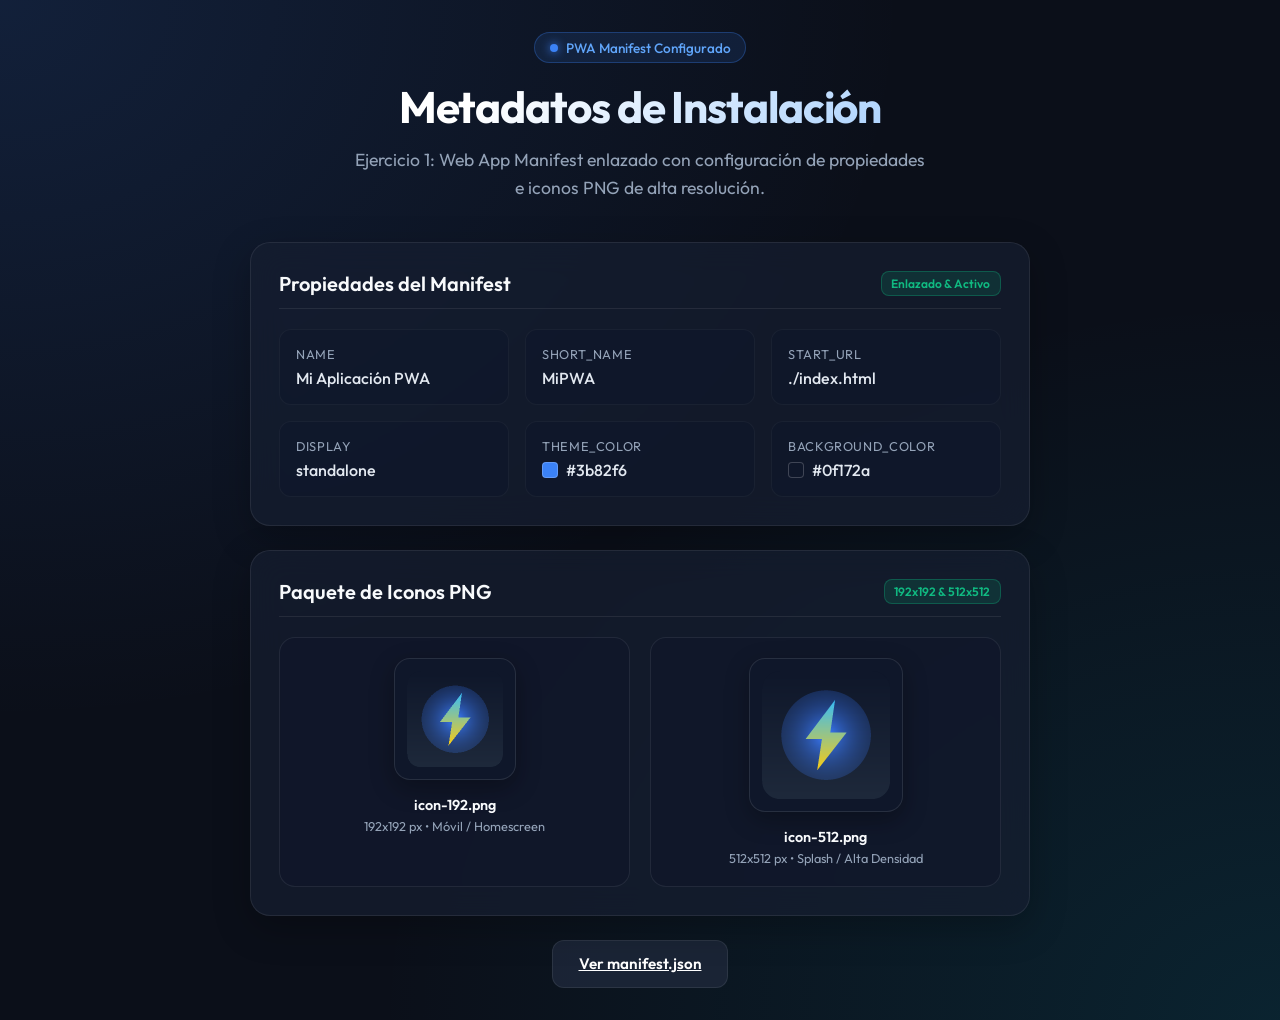
<file: Portafolio/ejercicio1/index.html>
<!DOCTYPE html>
<html lang="es">
<head>
  <meta charset="UTF-8">
  <meta name="viewport" content="width=device-width, initial-scale=1.0">
  <meta name="theme-color" content="#3b82f6">
  <meta name="description" content="PWA configurada con Web App Manifest y metadatos de instalación">
  <meta name="apple-mobile-web-app-capable" content="yes">
  <meta name="apple-mobile-web-app-status-bar-style" content="black-translucent">
  <meta name="apple-mobile-web-app-title" content="MiPWA">
  
  <title>PWA - Web App Manifest</title>
  
  <!-- Enlace al Web App Manifest -->
  <link rel="manifest" href="./manifest.json">
  <link rel="icon" type="image/png" sizes="192x192" href="./icons/icon-192.png">
  <link rel="apple-touch-icon" href="./icons/icon-192.png">

  <link rel="preconnect" href="https://fonts.googleapis.com">
  <link rel="preconnect" href="https://fonts.gstatic.com" crossorigin>
  <link href="https://fonts.googleapis.com/css2?family=Outfit:wght@300;400;500;600;700&display=swap" rel="stylesheet">

  <style>
    :root {
      --bg-color: #0b0f19;
      --card-bg: rgba(22, 30, 49, 0.7);
      --card-border: rgba(255, 255, 255, 0.08);
      --accent-color: #3b82f6;
      --accent-glow: rgba(59, 130, 246, 0.35);
      --accent-secondary: #06b6d4;
      --text-main: #f8fafc;
      --text-muted: #94a3b8;
      --success: #10b981;
    }

    * {
      box-sizing: border-box;
      margin: 0;
      padding: 0;
      font-family: 'Outfit', -apple-system, BlinkMacSystemFont, sans-serif;
    }

    body {
      background-color: var(--bg-color);
      background-image: 
        radial-gradient(at 0% 0%, rgba(59, 130, 246, 0.15) 0px, transparent 50%),
        radial-gradient(at 100% 100%, rgba(6, 182, 212, 0.12) 0px, transparent 50%);
      color: var(--text-main);
      min-height: 100vh;
      display: flex;
      flex-direction: column;
      align-items: center;
      padding: 2rem 1.25rem;
    }

    .container {
      width: 100%;
      max-width: 780px;
    }

    header {
      text-align: center;
      margin-bottom: 2.5rem;
    }

    .badge {
      display: inline-flex;
      align-items: center;
      gap: 0.5rem;
      padding: 0.35rem 0.9rem;
      background: rgba(59, 130, 246, 0.12);
      border: 1px solid rgba(59, 130, 246, 0.3);
      border-radius: 9999px;
      font-size: 0.85rem;
      color: #60a5fa;
      font-weight: 500;
      margin-bottom: 1rem;
    }

    .badge-dot {
      width: 8px;
      height: 8px;
      background: #3b82f6;
      border-radius: 50%;
      box-shadow: 0 0 10px #3b82f6;
    }

    h1 {
      font-size: clamp(2rem, 5vw, 2.75rem);
      font-weight: 700;
      letter-spacing: -0.025em;
      background: linear-gradient(135deg, #ffffff 30%, #93c5fd 100%);
      -webkit-background-clip: text;
      -webkit-text-fill-color: transparent;
      margin-bottom: 0.75rem;
    }

    p.subtitle {
      color: var(--text-muted);
      font-size: 1.1rem;
      max-width: 580px;
      margin: 0 auto;
      line-height: 1.6;
    }

    .card {
      background: var(--card-bg);
      backdrop-filter: blur(16px);
      -webkit-backdrop-filter: blur(16px);
      border: 1px solid var(--card-border);
      border-radius: 1.25rem;
      padding: 1.75rem;
      margin-bottom: 1.5rem;
      box-shadow: 0 12px 36px rgba(0, 0, 0, 0.25);
    }

    .card-header {
      display: flex;
      align-items: center;
      justify-content: space-between;
      margin-bottom: 1.25rem;
      padding-bottom: 0.75rem;
      border-bottom: 1px solid var(--card-border);
    }

    .card-title {
      font-size: 1.25rem;
      font-weight: 600;
      display: flex;
      align-items: center;
      gap: 0.6rem;
    }

    .status-pill {
      font-size: 0.75rem;
      font-weight: 600;
      padding: 0.25rem 0.6rem;
      border-radius: 0.5rem;
      background: rgba(16, 185, 129, 0.15);
      color: var(--success);
      border: 1px solid rgba(16, 185, 129, 0.3);
    }

    .meta-grid {
      display: grid;
      grid-template-columns: repeat(auto-fit, minmax(200px, 1fr));
      gap: 1rem;
    }

    .meta-item {
      background: rgba(15, 23, 42, 0.5);
      padding: 1rem;
      border-radius: 0.75rem;
      border: 1px solid rgba(255, 255, 255, 0.04);
    }

    .meta-label {
      font-size: 0.8rem;
      text-transform: uppercase;
      letter-spacing: 0.05em;
      color: var(--text-muted);
      margin-bottom: 0.35rem;
    }

    .meta-value {
      font-size: 1rem;
      font-weight: 500;
      color: #e2e8f0;
      word-break: break-all;
      display: flex;
      align-items: center;
      gap: 0.5rem;
    }

    .color-preview {
      width: 16px;
      height: 16px;
      border-radius: 4px;
      display: inline-block;
      border: 1px solid rgba(255, 255, 255, 0.2);
    }

    .icons-container {
      display: grid;
      grid-template-columns: repeat(auto-fit, minmax(240px, 1fr));
      gap: 1.25rem;
      margin-top: 1rem;
    }

    .icon-card {
      background: rgba(15, 23, 42, 0.6);
      border: 1px solid var(--card-border);
      border-radius: 1rem;
      padding: 1.25rem;
      display: flex;
      flex-direction: column;
      align-items: center;
      text-align: center;
      transition: transform 0.2s ease, border-color 0.2s ease;
    }

    .icon-card:hover {
      transform: translateY(-2px);
      border-color: rgba(59, 130, 246, 0.4);
    }

    .icon-wrapper {
      background: #0f172a;
      padding: 0.75rem;
      border-radius: 1rem;
      border: 1px solid rgba(255, 255, 255, 0.1);
      margin-bottom: 1rem;
      box-shadow: 0 8px 24px rgba(0, 0, 0, 0.3);
      display: flex;
      justify-content: center;
      align-items: center;
    }

    .icon-preview-192 {
      width: 96px;
      height: 96px;
      border-radius: 0.75rem;
      object-fit: contain;
    }

    .icon-preview-512 {
      width: 128px;
      height: 128px;
      border-radius: 1rem;
      object-fit: contain;
    }

    .icon-meta {
      font-size: 0.9rem;
      font-weight: 600;
      color: var(--text-main);
      margin-bottom: 0.25rem;
    }

    .icon-sub {
      font-size: 0.8rem;
      color: var(--text-muted);
    }

    .actions {
      display: flex;
      justify-content: center;
      gap: 1rem;
      margin-top: 1rem;
      flex-wrap: wrap;
    }

    .btn {
      display: inline-flex;
      align-items: center;
      gap: 0.6rem;
      background: linear-gradient(135deg, #2563eb, #3b82f6);
      color: white;
      border: none;
      padding: 0.85rem 1.6rem;
      border-radius: 0.75rem;
      font-size: 0.95rem;
      font-weight: 600;
      cursor: pointer;
      box-shadow: 0 6px 20px var(--accent-glow);
      transition: all 0.2s ease;
    }

    .btn:hover {
      background: linear-gradient(135deg, #1d4ed8, #2563eb);
      transform: translateY(-1px);
      box-shadow: 0 8px 24px var(--accent-glow);
    }

    .btn-secondary {
      background: rgba(30, 41, 59, 0.8);
      border: 1px solid var(--card-border);
      box-shadow: none;
    }

    .btn-secondary:hover {
      background: rgba(51, 65, 85, 0.8);
      box-shadow: none;
    }

    #installPrompt {
      display: none;
    }
  </style>
</head>
<body>
  <div class="container">
    <header>
      <div class="badge">
        <span class="badge-dot"></span>
        <span>PWA Manifest Configurado</span>
      </div>
      <h1>Metadatos de Instalación</h1>
      <p class="subtitle">Ejercicio 1: Web App Manifest enlazado con configuración de propiedades e iconos PNG de alta resolución.</p>
    </header>

    <!-- Estado de Propiedades Manifest -->
    <div class="card">
      <div class="card-header">
        <h2 class="card-title">Propiedades del Manifest</h2>
        <span class="status-pill" id="manifestStatus">Enlazado & Activo</span>
      </div>
      <div class="meta-grid">
        <div class="meta-item">
          <div class="meta-label">name</div>
          <div class="meta-value">Mi Aplicación PWA</div>
        </div>
        <div class="meta-item">
          <div class="meta-label">short_name</div>
          <div class="meta-value">MiPWA</div>
        </div>
        <div class="meta-item">
          <div class="meta-label">start_url</div>
          <div class="meta-value">./index.html</div>
        </div>
        <div class="meta-item">
          <div class="meta-label">display</div>
          <div class="meta-value">standalone</div>
        </div>
        <div class="meta-item">
          <div class="meta-label">theme_color</div>
          <div class="meta-value">
            <span class="color-preview" style="background-color: #3b82f6;"></span>
            #3b82f6
          </div>
        </div>
        <div class="meta-item">
          <div class="meta-label">background_color</div>
          <div class="meta-value">
            <span class="color-preview" style="background-color: #0f172a;"></span>
            #0f172a
          </div>
        </div>
      </div>
    </div>

    <!-- Paquete de Iconos -->
    <div class="card">
      <div class="card-header">
        <h2 class="card-title">Paquete de Iconos PNG</h2>
        <span class="status-pill">192x192 & 512x512</span>
      </div>
      <div class="icons-container">
        <div class="icon-card">
          <div class="icon-wrapper">
            <img class="icon-preview-192" src="./icons/icon-192.png" alt="Icono 192x192 px">
          </div>
          <div class="icon-meta">icon-192.png</div>
          <div class="icon-sub">192x192 px • Móvil / Homescreen</div>
        </div>

        <div class="icon-card">
          <div class="icon-wrapper">
            <img class="icon-preview-512" src="./icons/icon-512.png" alt="Icono 512x512 px">
          </div>
          <div class="icon-meta">icon-512.png</div>
          <div class="icon-sub">512x512 px • Splash / Alta Densidad</div>
        </div>
      </div>
    </div>

    <!-- Acciones -->
    <div class="actions">
      <button id="installBtn" class="btn" style="display: none;">Instalar PWA</button>
      <a href="./manifest.json" target="_blank" class="btn btn-secondary">Ver manifest.json</a>
    </div>
  </div>

  <script>
    // Manejo de evento beforeinstallprompt
    let deferredPrompt;
    const installBtn = document.getElementById('installBtn');

    window.addEventListener('beforeinstallprompt', (e) => {
      e.preventDefault();
      deferredPrompt = e;
      installBtn.style.display = 'inline-flex';
    });

    installBtn.addEventListener('click', async () => {
      if (!deferredPrompt) return;
      deferredPrompt.prompt();
      const { outcome } = await deferredPrompt.userChoice;
      console.log('Resultado de instalación:', outcome);
      deferredPrompt = null;
      installBtn.style.display = 'none';
    });

    // Detectar si ya corre standalone
    window.addEventListener('DOMContentLoaded', () => {
      const isStandalone = window.matchMedia('(display-mode: standalone)').matches || window.navigator.standalone;
      if (isStandalone) {
        document.getElementById('manifestStatus').textContent = 'Modo Standalone';
      }
    });
  </script>
</body>
</html>
</file>
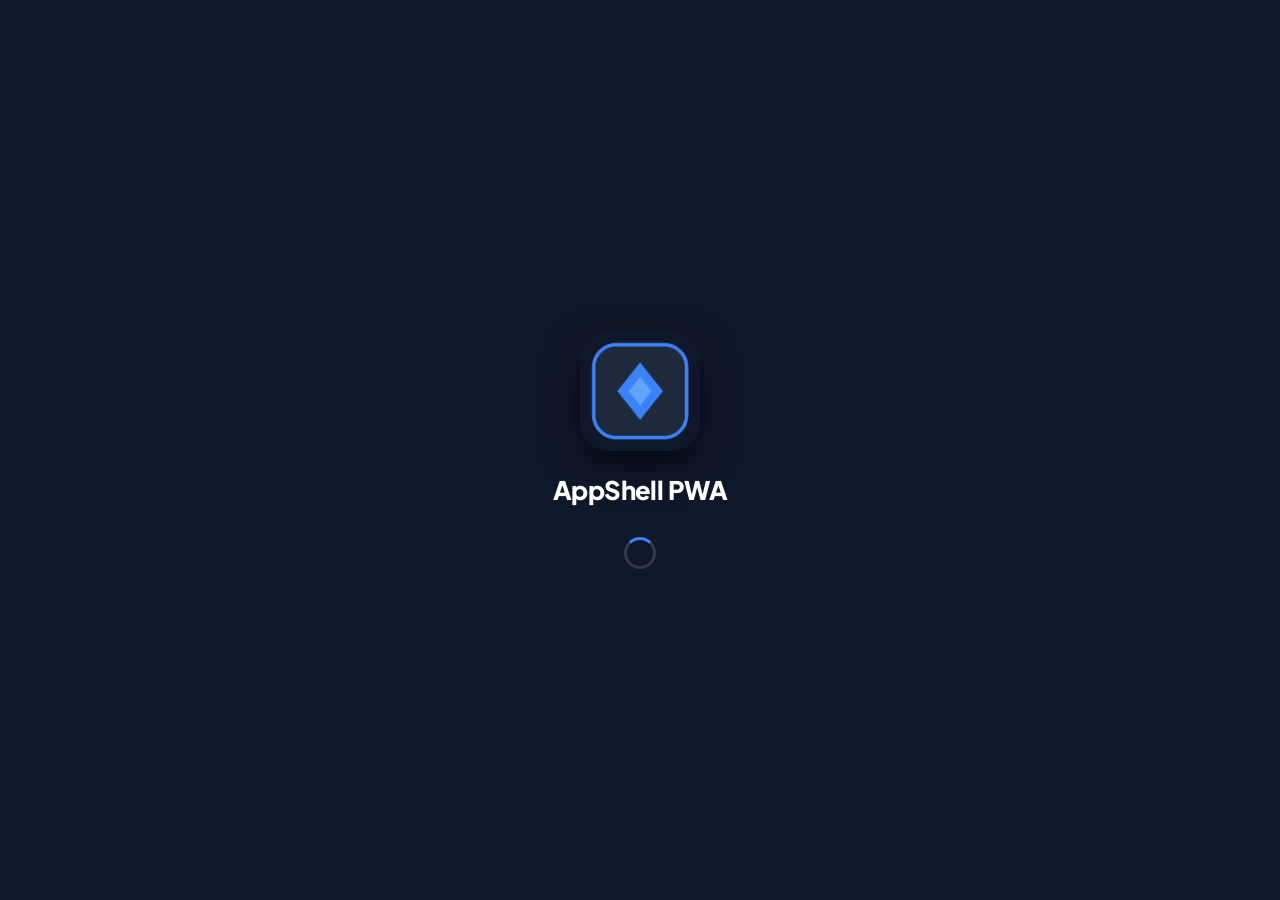
<file: Portafolio/ejercicio2/index.html>
<!DOCTYPE html>
<html lang="es">
<head>
  <meta charset="UTF-8" />
  <meta name="viewport" content="width=device-width, initial-scale=1.0" />
  <meta name="theme-color" content="#2563eb" />
  <meta name="description" content="Maquetado App Shell con Splash Screen Nativa" />
  <link rel="manifest" href="manifest.json" />
  <link rel="icon" type="image/png" sizes="192x192" href="icon-192.png" />
  <link rel="apple-touch-icon" href="icon-192.png" />
  <title>App Shell & Splash Screen PWA</title>
  <link rel="stylesheet" href="styles.css" />
  <link rel="preconnect" href="https://fonts.googleapis.com">
  <link rel="preconnect" href="https://fonts.gstatic.com" crossorigin>
  <link href="https://fonts.googleapis.com/css2?family=Plus+Jakarta+Sans:wght@400;500;600;700;800&display=swap" rel="stylesheet">
</head>
<body>
  <!-- Splash Screen Visible en Escritorio y Móvil -->
  <div id="desktop-splash-screen">
    <div class="desktop-splash-box">
      <img src="icon-512.png" alt="App Icon" class="desktop-splash-icon" />
      <h1 class="desktop-splash-text">AppShell PWA</h1>
      <div class="desktop-splash-loader"></div>
    </div>
  </div>

  <div id="app-layout">
    <!-- Header -->
    <header id="app-header">
      <div class="header-left">
        <button id="nav-toggle" class="btn-icon" aria-label="Alternar menú">
          <svg viewBox="0 0 24 24" width="22" height="22" stroke="currentColor" fill="none" stroke-width="2" stroke-linecap="round">
            <line x1="3" y1="12" x2="21" y2="12"></line>
            <line x1="3" y1="6" x2="21" y2="6"></line>
            <line x1="3" y1="18" x2="21" y2="18"></line>
          </svg>
        </button>
        <div class="brand">
          <span class="brand-logo">
            <svg viewBox="0 0 24 24" width="20" height="20" fill="currentColor">
              <path d="M12 2L2 12l10 10 10-10L12 2zm0 4.5l5.5 5.5-5.5 5.5-5.5-5.5L12 6.5z"/>
            </svg>
          </span>
          <span class="brand-title">AppShell PWA</span>
        </div>
      </div>

      <div class="header-center">
        <span class="status-indicator">
          <span class="status-dot"></span>
          <span class="status-text">Shell Activo</span>
        </span>
      </div>

      <div class="header-right">
        <button id="btn-install" class="btn-primary" hidden>
          <svg viewBox="0 0 24 24" width="18" height="18" fill="none" stroke="currentColor" stroke-width="2">
            <path d="M21 15v4a2 2 0 0 1-2 2H5a2 2 0 0 1-2-2v-4"></path>
            <polyline points="7 10 12 15 17 10"></polyline>
            <line x1="12" y1="15" x2="12" y2="3"></line>
          </svg>
          <span>Instalar App</span>
        </button>
      </div>
    </header>

    <div class="layout-body">
      <!-- Menú de Navegación -->
      <nav id="app-nav">
        <div class="nav-section-title">MENÚ PRINCIPAL</div>
        <ul class="nav-list">
          <li class="nav-item active" data-view="dashboard">
            <a href="#dashboard">
              <svg viewBox="0 0 24 24" width="20" height="20" fill="none" stroke="currentColor" stroke-width="2">
                <rect x="3" y="3" width="7" height="7"></rect>
                <rect x="14" y="3" width="7" height="7"></rect>
                <rect x="14" y="14" width="7" height="7"></rect>
                <rect x="3" y="14" width="7" height="7"></rect>
              </svg>
              <span>Inicio / Panel</span>
            </a>
          </li>
          <li class="nav-item" data-view="devtools">
            <a href="#devtools">
              <svg viewBox="0 0 24 24" width="20" height="20" fill="none" stroke="currentColor" stroke-width="2">
                <path d="M12 20h9"></path>
                <path d="M16.5 3.5a2.121 2.121 0 0 1 3 3L7 19l-4 1 1-4L16.5 3.5z"></path>
              </svg>
              <span>Prueba DevTools</span>
            </a>
          </li>
          <li class="nav-item" data-view="splash">
            <a href="#splash">
              <svg viewBox="0 0 24 24" width="20" height="20" fill="none" stroke="currentColor" stroke-width="2">
                <polygon points="13 2 3 14 12 14 11 22 21 10 12 10 13 2"></polygon>
              </svg>
              <span>Splash Screen</span>
            </a>
          </li>
          <li class="nav-item" data-view="settings">
            <a href="#settings">
              <svg viewBox="0 0 24 24" width="20" height="20" fill="none" stroke="currentColor" stroke-width="2">
                <circle cx="12" cy="12" r="3"></circle>
                <path d="M19.4 15a1.65 1.65 0 0 0 .33 1.82l.06.06a2 2 0 0 1 0 2.83 2 2 0 0 1-2.83 0l-.06-.06a1.65 1.65 0 0 0-1.82-.33 1.65 1.65 0 0 0-1 1.51V21a2 2 0 0 1-2 2 2 2 0 0 1-2-2v-.09A1.65 1.65 0 0 0 9 19.4a1.65 1.65 0 0 0-1.82.33l-.06.06a2 2 0 0 1-2.83 0 2 2 0 0 1 0-2.83l.06-.06a1.65 1.65 0 0 0 .33-1.82 1.65 1.65 0 0 0-1.51-1H3a2 2 0 0 1-2-2 2 2 0 0 1 2-2h.09A1.65 1.65 0 0 0 4.6 9a1.65 1.65 0 0 0-.33-1.82l-.06-.06a2 2 0 0 1 0-2.83 2 2 0 0 1 2.83 0l.06.06a1.65 1.65 0 0 0 1.82.33H9a1.65 1.65 0 0 0 1-1.51V3a2 2 0 0 1 2-2 2 2 0 0 1 2 2v.09a1.65 1.65 0 0 0 1 1.51 1.65 1.65 0 0 0 1.82-.33l.06-.06a2 2 0 0 1 2.83 0 2 2 0 0 1 0 2.83l-.06.06a1.65 1.65 0 0 0-.33 1.82V9a1.65 1.65 0 0 0 1.51 1H21a2 2 0 0 1 2 2 2 2 0 0 1-2 2h-.09a1.65 1.65 0 0 0-1.51 1z"></path>
              </svg>
              <span>Ajustes</span>
            </a>
          </li>
        </ul>

        <div class="nav-footer">
          <div class="nav-badge">
            <span class="badge-dot"></span>
            <span>PWA Lista</span>
          </div>
        </div>
      </nav>

      <!-- Overlay para móvil -->
      <div id="nav-backdrop"></div>

      <!-- Contenedor Principal -->
      <main id="app-main">
        <!-- Vista Dashboard -->
        <section id="view-dashboard" class="content-view active">
          <div class="view-header">
            <div>
              <h1 class="view-title">App Shell & PWA nativa</h1>
              <p class="view-subtitle">Estructura base cargada instantáneamente desde caché local.</p>
            </div>
          </div>

          <div class="grid-cards">
            <!-- Tarjeta 1 -->
            <div class="card stat-card">
              <div class="card-icon blue">
                <svg viewBox="0 0 24 24" width="24" height="24" fill="none" stroke="currentColor" stroke-width="2">
                  <path d="M12 2L2 7l10 5 10-5-10-5zM2 17l10 5 10-5M2 12l10 5 10-5"></path>
                </svg>
              </div>
              <div class="card-info">
                <span class="card-label">Arquitectura</span>
                <span class="card-value">App Shell</span>
              </div>
              <p class="card-desc">Carga interfaz mínima de inmediato (Header, Nav, Shell).</p>
            </div>

            <!-- Tarjeta 2 -->
            <div class="card stat-card">
              <div class="card-icon emerald">
                <svg viewBox="0 0 24 24" width="24" height="24" fill="none" stroke="currentColor" stroke-width="2">
                  <path d="M22 11.08V12a10 10 0 1 1-5.93-9.14"></path>
                  <polyline points="22 4 12 14.01 9 11.01"></polyline>
                </svg>
              </div>
              <div class="card-info">
                <span class="card-label">Splash Screen</span>
                <span class="card-value">Nativa Chrome</span>
              </div>
              <p class="card-desc">Generada por motor Chrome al instalarse vía Manifest.</p>
            </div>

            <!-- Tarjeta 3 -->
            <div class="card stat-card">
              <div class="card-icon purple">
                <svg viewBox="0 0 24 24" width="24" height="24" fill="none" stroke="currentColor" stroke-width="2">
                  <rect x="2" y="3" width="20" height="14" rx="2" ry="2"></rect>
                  <line x1="8" y1="21" x2="16" y2="21"></line>
                  <line x1="12" y1="17" x2="12" y2="21"></line>
                </svg>
              </div>
              <div class="card-info">
                <span class="card-label">Diseño</span>
                <span class="card-value">100% Responsivo</span>
              </div>
              <p class="card-desc">Adaptable a pantallas móviles, tabletas y computadoras.</p>
            </div>
          </div>

          <!-- Guía de comprobación en DevTools -->
          <div class="card guide-card">
            <h2 class="guide-title">
              <svg viewBox="0 0 24 24" width="22" height="22" fill="none" stroke="currentColor" stroke-width="2">
                <circle cx="12" cy="12" r="10"></circle>
                <line x1="12" y1="16" x2="12" y2="12"></line>
                <line x1="12" y1="8" x2="12.01" y2="8"></line>
              </svg>
              Instrucciones para validar en Chrome DevTools
            </h2>
            <div class="guide-steps">
              <div class="step-item">
                <div class="step-num">1</div>
                <div class="step-text">
                  <strong>Abrir DevTools:</strong> Presiona <kbd>F12</kbd> o <kbd>Ctrl + Shift + I</kbd> en Google Chrome.
                </div>
              </div>
              <div class="step-item">
                <div class="step-num">2</div>
                <div class="step-text">
                  <strong>Pestaña Application:</strong> Ir a la pestaña <em>Application</em> &gt; <em>Manifest</em>.
                </div>
              </div>
              <div class="step-item">
                <div class="step-num">3</div>
                <div class="step-text">
                  <strong>Comprobar Splash Screen nativa:</strong> En la sección <em>Icons</em> y visualización inferior, Chrome muestra la vista previa del <strong>Splash Screen</strong> nativo generado a partir del icono de 512px y el color de fondo <code>#0f172a</code>.
                </div>
              </div>
              <div class="step-item">
                <div class="step-num">4</div>
                <div class="step-text">
                  <strong>Simular instalación:</strong> Clic en el enlace <em>Install app</em> en la parte superior del panel Manifest o en la barra de direcciones de Chrome.
                </div>
              </div>
            </div>
          </div>
        </section>

        <!-- Vista DevTools / Detalles -->
        <section id="view-devtools" class="content-view">
          <div class="view-header">
            <div>
              <h1 class="view-title">Verificación Chrome DevTools</h1>
              <p class="view-subtitle">Propiedades requeridas por Chrome para generar el Splash Screen.</p>
            </div>
          </div>

          <div class="card detail-card">
            <table class="manifest-table">
              <thead>
                <tr>
                  <th>Propiedad Manifest</th>
                  <th>Valor Actual</th>
                  <th>Efecto en Splash Screen Nativo</th>
                </tr>
              </thead>
              <tbody>
                <tr>
                  <td><code>name</code></td>
                  <td><strong>App Shell PWA</strong></td>
                  <td>Texto mostrado debajo del ícono durante carga nativa</td>
                </tr>
                <tr>
                  <td><code>background_color</code></td>
                  <td><code>#0f172a</code></td>
                  <td>Color de fondo de la pantalla completa del Splash</td>
                </tr>
                <tr>
                  <td><code>theme_color</code></td>
                  <td><code>#2563eb</code></td>
                  <td>Color de la barra de estado del sistema operativo</td>
                </tr>
                <tr>
                  <td><code>icons (512x512)</code></td>
                  <td><code>icon-512.png</code></td>
                  <td>Ícono central escalado en el centro del Splash nativo</td>
                </tr>
                <tr>
                  <td><code>display</code></td>
                  <td><code>standalone</code></td>
                  <td>Elimina barras del navegador simulando app nativa</td>
                </tr>
              </tbody>
            </table>
          </div>
        </section>

        <!-- Vista Splash Simulator -->
        <section id="view-splash" class="content-view">
          <div class="view-header">
            <div>
              <h1 class="view-title">Simulador Visual Splash Screen</h1>
              <p class="view-subtitle">Previsualización de cómo luce el Splash Screen nativo en el dispositivo.</p>
            </div>
            <button id="btn-replay-splash" class="btn-secondary">
              <svg viewBox="0 0 24 24" width="16" height="16" fill="none" stroke="currentColor" stroke-width="2">
                <path d="M23 4v6h-6"></path>
                <path d="M20.49 15a9 9 0 1 1-2.12-9.36L23 10"></path>
              </svg>
              <span>Reiniciar Simulación</span>
            </button>
          </div>

          <div class="splash-preview-container">
            <div class="phone-frame">
              <div class="phone-notch"></div>
              <div id="simulated-splash" class="phone-screen splash-state">
                <div class="splash-content">
                  <img src="icon-512.png" alt="App Icon" class="splash-icon-img" />
                  <div class="splash-app-name">AppShell PWA</div>
                  <div class="splash-loader"></div>
                </div>
              </div>
            </div>
          </div>
        </section>

        <!-- Vista Settings -->
        <section id="view-settings" class="content-view">
          <div class="view-header">
            <div>
              <h1 class="view-title">Ajustes & Estado del Service Worker</h1>
              <p class="view-subtitle">Control de caché y estado de registro offline.</p>
            </div>
          </div>
          <div class="card">
            <div class="setting-row">
              <div>
                <strong>Service Worker Registrado</strong>
                <p id="sw-status-label" class="setting-desc">Verificando estado...</p>
              </div>
              <span id="sw-status-badge" class="badge">Iniciando</span>
            </div>
            <div class="setting-row">
              <div>
                <strong>Caché App Shell</strong>
                <p class="setting-desc">Almacena HTML, CSS, JS e iconos para carga instantánea.</p>
              </div>
              <button id="btn-clear-cache" class="btn-secondary">Vaciar Caché</button>
            </div>
          </div>
        </section>
      </main>
    </div>
  </div>

  <script src="app.js"></script>
</body>
</html>
</file>
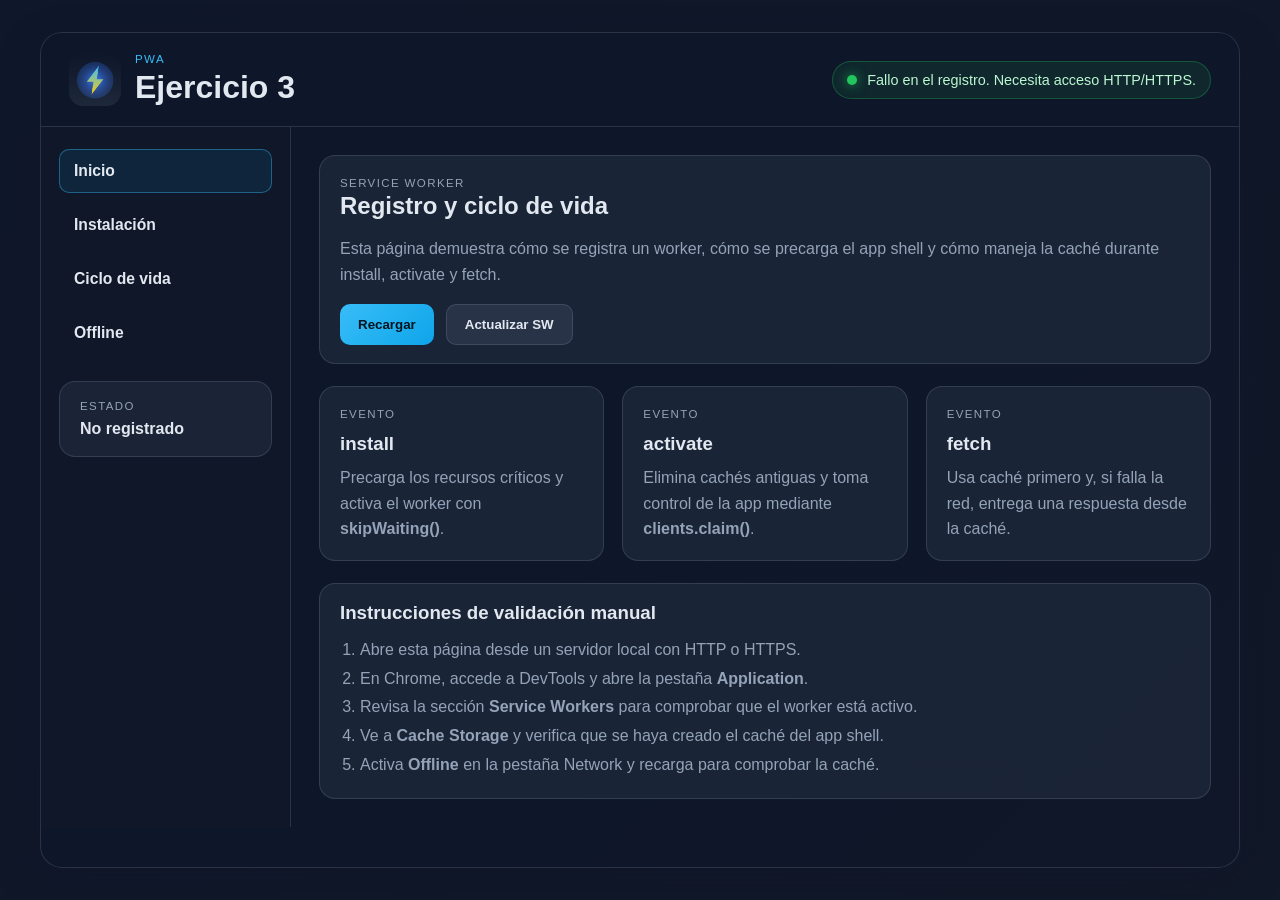
<file: Portafolio/ejercicio3/index.html>
<!DOCTYPE html>
<html lang="es">
  <head>
    <meta charset="UTF-8" />
    <meta name="viewport" content="width=device-width, initial-scale=1.0" />
    <meta name="theme-color" content="#0f172a" />
    <meta
      name="description"
      content="Ejercicio 3: registro y ciclo de vida del Service Worker"
    />
    <link rel="manifest" href="manifest.json" />
    <link rel="icon" type="image/png" sizes="192x192" href="./icons/icon-192.png" />
    <link rel="apple-touch-icon" href="./icons/icon-192.png" />
    <title>Ejercicio 3 - Service Worker</title>
    <link rel="stylesheet" href="styles.css" />
  </head>
  <body>
    <div class="app-shell">
      <header class="topbar">
        <div class="brand">
          <img src="./icons/icon-192.png" alt="Logo de la app" />
          <div>
            <p class="eyebrow">PWA</p>
            <h1>Ejercicio 3</h1>
          </div>
        </div>

        <div class="service-status" aria-live="polite">
          <span class="status-dot"></span>
          <span id="sw-status-label">Esperando registro del Service Worker</span>
        </div>
      </header>

      <div class="layout">
        <aside class="sidebar">
          <nav class="nav-panel" aria-label="Navegación principal">
            <button class="nav-item active" type="button" data-view="view-home">Inicio</button>
            <button class="nav-item" type="button" data-view="view-install">Instalación</button>
            <button class="nav-item" type="button" data-view="view-lifecycle">Ciclo de vida</button>
            <button class="nav-item" type="button" data-view="view-offline">Offline</button>
          </nav>

          <div class="sidebar-card">
            <p class="card-label">Estado</p>
            <strong id="sw-state">No registrado</strong>
          </div>
        </aside>

        <main class="content">
          <!-- Vista Inicio -->
          <div id="view-home" class="view-section">
            <section class="hero card">
              <div>
                <p class="eyebrow">Service Worker</p>
                <h2>Registro y ciclo de vida</h2>
              </div>
              <p>
                Esta página demuestra cómo se registra un worker, cómo se precarga el app shell
                y cómo maneja la caché durante install, activate y fetch.
              </p>
              <div class="actions">
                <button id="reload-btn" class="primary-btn" type="button">Recargar</button>
                <button id="update-btn" class="secondary-btn" type="button">Actualizar SW</button>
              </div>
            </section>

            <section class="stats-grid">
              <article class="card stat-card">
                <p class="card-label">Evento</p>
                <h3>install</h3>
                <p>Precarga los recursos críticos y activa el worker con <strong>skipWaiting()</strong>.</p>
              </article>

              <article class="card stat-card">
                <p class="card-label">Evento</p>
                <h3>activate</h3>
                <p>Elimina cachés antiguas y toma control de la app mediante <strong>clients.claim()</strong>.</p>
              </article>

              <article class="card stat-card">
                <p class="card-label">Evento</p>
                <h3>fetch</h3>
                <p>Usa caché primero y, si falla la red, entrega una respuesta desde la caché.</p>
              </article>
            </section>

            <section class="card instructions">
              <h3>Instrucciones de validación manual</h3>
              <ol>
                <li>Abre esta página desde un servidor local con HTTP o HTTPS.</li>
                <li>En Chrome, accede a DevTools y abre la pestaña <strong>Application</strong>.</li>
                <li>Revisa la sección <strong>Service Workers</strong> para comprobar que el worker está activo.</li>
                <li>Ve a <strong>Cache Storage</strong> y verifica que se haya creado el caché del app shell.</li>
                <li>Activa <strong>Offline</strong> en la pestaña Network y recarga para comprobar la caché.</li>
              </ol>
            </section>
          </div>

          <!-- Vista Instalación -->
          <div id="view-install" class="view-section" hidden>
            <section class="hero card">
              <div>
                <p class="eyebrow">Paso 1: Instalación</p>
                <h2>Registro y Evento Install</h2>
              </div>
              <p>
                El navegador registra el archivo <code>sw.js</code> asíncronamente desde <code>app.js</code>.
                Durante la instalación, el Service Worker ejecuta el evento <code>install</code> y almacena en caché el App Shell.
              </p>
              <div class="code-preview">// Registro en app.js
navigator.serviceWorker.register('./sw.js')
  .then(reg => console.log('Registrado:', reg.scope));

// En sw.js
self.addEventListener('install', event => {
  event.waitUntil(
    caches.open('ejercicio3-cache-v1')
      .then(cache => cache.addAll(APP_SHELL))
  );
});</div>
              <div class="actions">
                <button id="check-reg-btn" class="primary-btn" type="button">Verificar registro activo</button>
              </div>
              <p id="reg-info" class="card-label" style="font-size:0.9rem; color:var(--text);"></p>
            </section>
          </div>

          <!-- Vista Ciclo de vida -->
          <div id="view-lifecycle" class="view-section" hidden>
            <section class="hero card">
              <div>
                <p class="eyebrow">Paso 2: Estados</p>
                <h2>Ciclo de Vida Completo</h2>
              </div>
              <p>
                Un Service Worker pasa por diferentes fases independientes del hilo principal de la página.
              </p>
              <div class="lifecycle-stepper">
                <div class="step-box" id="step-registering">
                  <h4>1. Registrando</h4>
                  <p>El navegador descarga y analiza el script sw.js.</p>
                </div>
                <div class="step-box" id="step-installing">
                  <h4>2. Instalando</h4>
                  <p>Ejecuta evento install y guarda archivos en caché.</p>
                </div>
                <div class="step-box" id="step-waiting">
                  <h4>3. En espera</h4>
                  <p>Espera cierre de pestañas o skipWaiting().</p>
                </div>
                <div class="step-box" id="step-activating">
                  <h4>4. Activando</h4>
                  <p>Limpia versiones viejas de caché en activate.</p>
                </div>
                <div class="step-box" id="step-active">
                  <h4>5. Activo / Control</h4>
                  <p>Intercepta peticiones fetch y controla la app.</p>
                </div>
              </div>
              <div class="actions">
                <button id="inspect-lifecycle-btn" class="primary-btn" type="button">Comprobar estado en vivo</button>
              </div>
              <p id="lifecycle-info" class="card-label" style="font-size:0.9rem; color:var(--text);"></p>
            </section>
          </div>

          <!-- Vista Offline -->
          <div id="view-offline" class="view-section" hidden>
            <section class="hero card">
              <div>
                <p class="eyebrow">Paso 3: Recuperación</p>
                <h2>Manejo de Estado Offline y Fetch</h2>
              </div>
              <p>
                El evento <code>fetch</code> intercepta las solicitudes de red. Si el usuario pierde conexión,
                el Service Worker entrega la respuesta previamente guardada en la Cache API.
              </p>
              <div class="card" style="background: rgba(15,23,42,0.6);">
                <p class="card-label">Estado de conexión del navegador</p>
                <p id="network-status" style="font-size: 1.1rem; margin: 0;"></p>
              </div>
              <div class="actions">
                <button id="test-cache-btn" class="primary-btn" type="button">Probar petición a caché</button>
              </div>
              <p id="test-fetch-result" class="card-label" style="font-size:0.9rem; color:var(--text);"></p>
            </section>
          </div>
        </main>
      </div>
    </div>

    <script src="app.js"></script>
  </body>
</html>
</file>
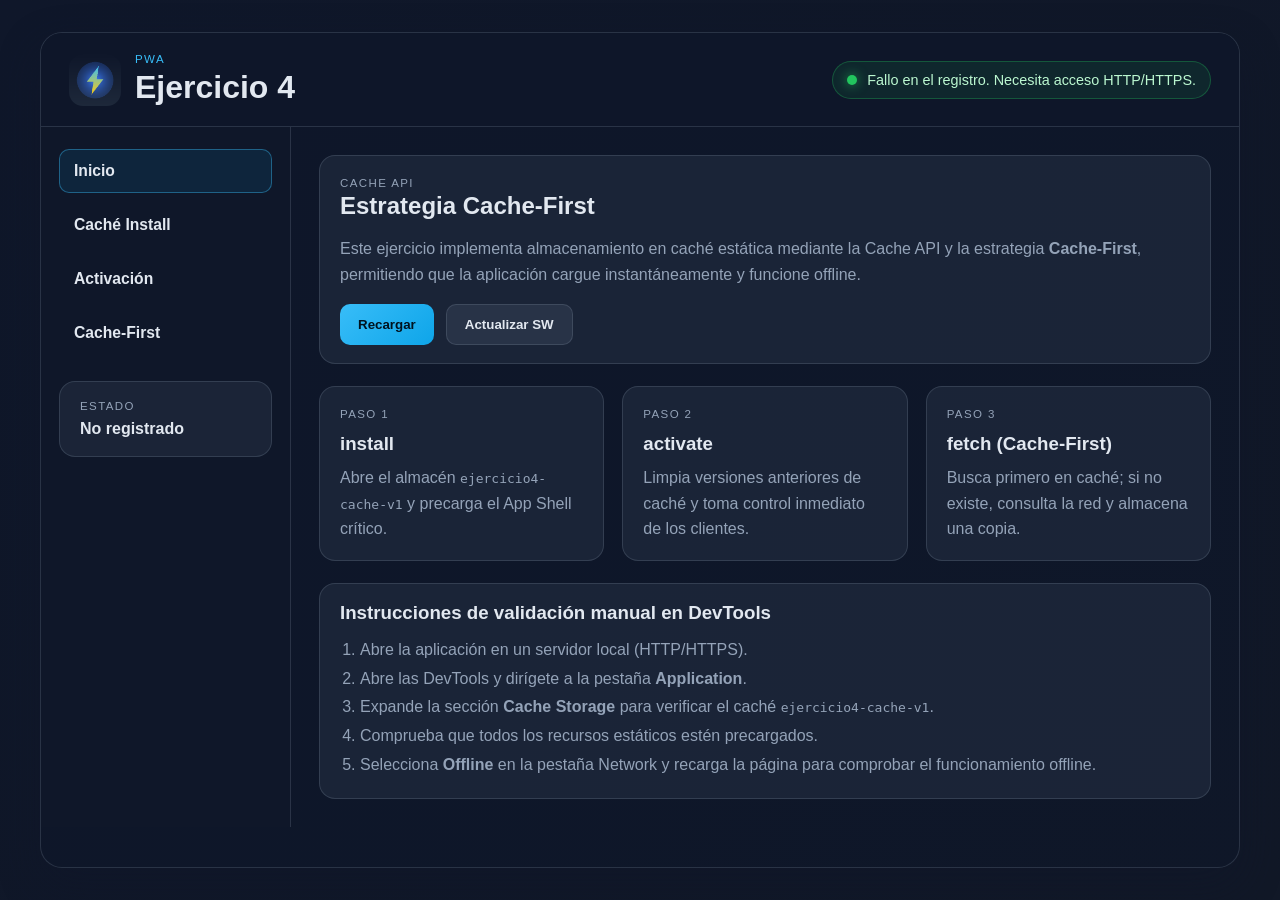
<file: Portafolio/ejercicio4/index.html>
<!DOCTYPE html>
<html lang="es">
  <head>
    <meta charset="UTF-8" />
    <meta name="viewport" content="width=device-width, initial-scale=1.0" />
    <meta name="theme-color" content="#0f172a" />
    <meta
      name="description"
      content="Ejercicio 4: Cache API y Estrategia de Caché Estática (Cache-First)"
    />
    <link rel="manifest" href="manifest.json" />
    <link rel="icon" type="image/png" sizes="192x192" href="./icons/icon-192.png" />
    <link rel="apple-touch-icon" href="./icons/icon-192.png" />
    <title>Ejercicio 4 - Cache API y Cache-First</title>
    <link rel="stylesheet" href="styles.css" />
  </head>
  <body>
    <div class="app-shell">
      <header class="topbar">
        <div class="brand">
          <img src="./icons/icon-192.png" alt="Logo de la app" />
          <div>
            <p class="eyebrow">PWA</p>
            <h1>Ejercicio 4</h1>
          </div>
        </div>

        <div class="service-status" aria-live="polite">
          <span class="status-dot"></span>
          <span id="sw-status-label">Esperando registro del Service Worker</span>
        </div>
      </header>

      <div class="layout">
        <aside class="sidebar">
          <nav class="nav-panel" aria-label="Navegación principal">
            <button class="nav-item active" type="button" data-view="view-home">Inicio</button>
            <button class="nav-item" type="button" data-view="view-install">Caché Install</button>
            <button class="nav-item" type="button" data-view="view-lifecycle">Activación</button>
            <button class="nav-item" type="button" data-view="view-offline">Cache-First</button>
          </nav>

          <div class="sidebar-card">
            <p class="card-label">Estado</p>
            <strong id="sw-state">No registrado</strong>
          </div>
        </aside>

        <main class="content">
          <!-- Vista Inicio -->
          <div id="view-home" class="view-section">
            <section class="hero card">
              <div>
                <p class="eyebrow">Cache API</p>
                <h2>Estrategia Cache-First</h2>
              </div>
              <p>
                Este ejercicio implementa almacenamiento en caché estática mediante la Cache API y la estrategia 
                <strong>Cache-First</strong>, permitiendo que la aplicación cargue instantáneamente y funcione offline.
              </p>
              <div class="actions">
                <button id="reload-btn" class="primary-btn" type="button">Recargar</button>
                <button id="update-btn" class="secondary-btn" type="button">Actualizar SW</button>
              </div>
            </section>

            <section class="stats-grid">
              <article class="card stat-card">
                <p class="card-label">Paso 1</p>
                <h3>install</h3>
                <p>Abre el almacén <code>ejercicio4-cache-v1</code> y precarga el App Shell crítico.</p>
              </article>

              <article class="card stat-card">
                <p class="card-label">Paso 2</p>
                <h3>activate</h3>
                <p>Limpia versiones anteriores de caché y toma control inmediato de los clientes.</p>
              </article>

              <article class="card stat-card">
                <p class="card-label">Paso 3</p>
                <h3>fetch (Cache-First)</h3>
                <p>Busca primero en caché; si no existe, consulta la red y almacena una copia.</p>
              </article>
            </section>

            <section class="card instructions">
              <h3>Instrucciones de validación manual en DevTools</h3>
              <ol>
                <li>Abre la aplicación en un servidor local (HTTP/HTTPS).</li>
                <li>Abre las DevTools y dirígete a la pestaña <strong>Application</strong>.</li>
                <li>Expande la sección <strong>Cache Storage</strong> para verificar el caché <code>ejercicio4-cache-v1</code>.</li>
                <li>Comprueba que todos los recursos estáticos estén precargados.</li>
                <li>Selecciona <strong>Offline</strong> en la pestaña Network y recarga la página para comprobar el funcionamiento offline.</li>
              </ol>
            </section>
          </div>

          <!-- Vista Instalación -->
          <div id="view-install" class="view-section" hidden>
            <section class="hero card">
              <div>
                <p class="eyebrow">Almacenamiento Estático</p>
                <h2>Precarga en Evento Install</h2>
              </div>
              <p>
                Durante el evento <code>install</code>, el Service Worker abre la Cache API y descarga todos los recursos 
                necesarios del App Shell para que estén disponibles de forma local.
              </p>
              <div class="code-preview">const CACHE_NAME = 'ejercicio4-cache-v1';
self.addEventListener('install', (event) => {
  event.waitUntil(
    caches.open(CACHE_NAME).then((cache) => {
      return cache.addAll(APP_SHELL);
    })
  );
});</div>
              <div class="actions">
                <button id="check-reg-btn" class="primary-btn" type="button">Verificar registro y caché</button>
              </div>
              <p id="reg-info" class="card-label" style="font-size:0.9rem; color:var(--text);"></p>
            </section>
          </div>

          <!-- Vista Ciclo de vida -->
          <div id="view-lifecycle" class="view-section" hidden>
            <section class="hero card">
              <div>
                <p class="eyebrow">Limpieza y Control</p>
                <h2>Evento Activate y Limpieza</h2>
              </div>
              <p>
                El evento <code>activate</code> se encarga de purgar versiones antiguas de la caché para liberar espacio 
                y evitar conflictos con recursos obsoletos.
              </p>
              <div class="lifecycle-stepper">
                <div class="step-box" id="step-registering">
                  <h4>1. Registro</h4>
                  <p>El navegador registra sw.js.</p>
                </div>
                <div class="step-box" id="step-installing">
                  <h4>2. Precarga</h4>
                  <p>Guarda archivos en Cache Storage.</p>
                </div>
                <div class="step-box" id="step-waiting">
                  <h4>3. Salto</h4>
                  <p>skipWaiting() activa el worker.</p>
                </div>
                <div class="step-box" id="step-activating">
                  <h4>4. Purga</h4>
                  <p>Elimina cachés viejas en activate.</p>
                </div>
                <div class="step-box" id="step-active">
                  <h4>5. Control</h4>
                  <p>clients.claim() y Cache-First activo.</p>
                </div>
              </div>
              <div class="actions">
                <button id="inspect-lifecycle-btn" class="primary-btn" type="button">Comprobar estado del Worker</button>
              </div>
              <p id="lifecycle-info" class="card-label" style="font-size:0.9rem; color:var(--text);"></p>
            </section>
          </div>

          <!-- Vista Offline -->
          <div id="view-offline" class="view-section" hidden>
            <section class="hero card">
              <div>
                <p class="eyebrow">Estrategia de Intercepción</p>
                <h2>Cache-First en Evento Fetch</h2>
              </div>
              <p>
                Cada petición HTTP pasa por el evento <code>fetch</code>. Con la estrategia <strong>Cache-First</strong>, 
                la respuesta se sirve inmediatamente desde la caché si está disponible, reduciendo la latencia a cero.
              </p>
              <div class="card" style="background: rgba(15,23,42,0.6);">
                <p class="card-label">Estado de conexión</p>
                <p id="network-status" style="font-size: 1.1rem; margin: 0;"></p>
              </div>
              <div class="actions">
                <button id="test-cache-btn" class="primary-btn" type="button">Probar lectura desde Caché</button>
              </div>
              <p id="test-fetch-result" class="card-label" style="font-size:0.9rem; color:var(--text);"></p>
            </section>
          </div>
        </main>
      </div>
    </div>

    <script src="app.js"></script>
  </body>
</html>
</file>
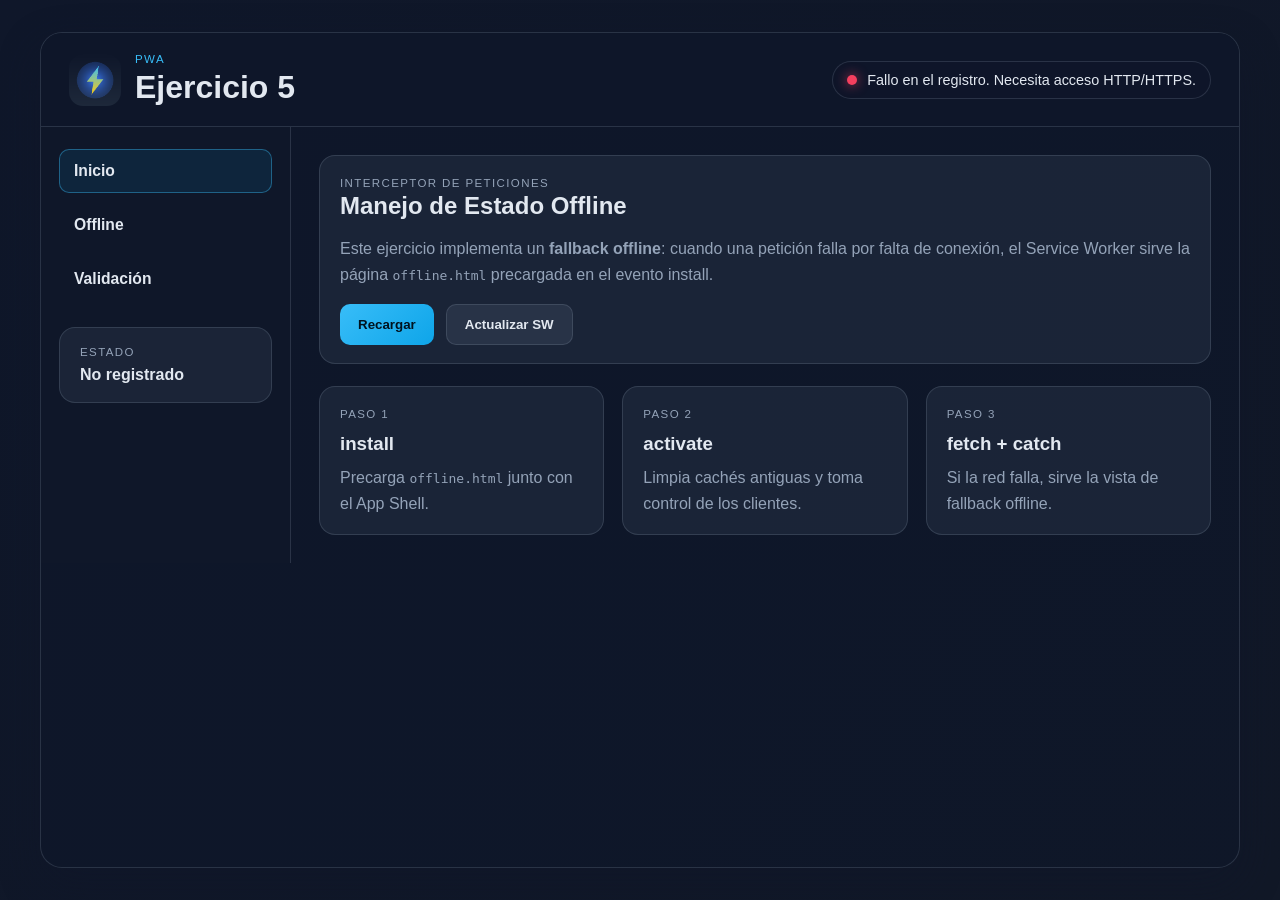
<file: Portafolio/ejercicio5/index.html>
<!DOCTYPE html>
<html lang="es">
  <head>
    <meta charset="UTF-8" />
    <meta name="viewport" content="width=device-width, initial-scale=1.0" />
    <meta name="theme-color" content="#0f172a" />
    <meta
      name="description"
      content="Ejercicio 5: Interceptor de Peticiones y Manejo de Estado Offline"
    />
    <link rel="manifest" href="manifest.json" />
    <link rel="icon" type="image/png" sizes="192x192" href="./icons/icon-192.png" />
    <link rel="apple-touch-icon" href="./icons/icon-192.png" />
    <title>Ejercicio 5 - Offline Fallback</title>
    <link rel="stylesheet" href="styles.css" />
  </head>
  <body>
    <div class="app-shell">
      <header class="topbar">
        <div class="brand">
          <img src="./icons/icon-192.png" alt="Logo de la app" />
          <div>
            <p class="eyebrow">PWA</p>
            <h1>Ejercicio 5</h1>
          </div>
        </div>

        <div class="service-status" aria-live="polite">
          <span class="status-dot" id="status-dot"></span>
          <span id="sw-status-label">Esperando registro del Service Worker</span>
        </div>
      </header>

      <div class="layout">
        <aside class="sidebar">
          <nav class="nav-panel" aria-label="Navegación principal">
            <button class="nav-item active" type="button" data-view="view-home">Inicio</button>
            <button class="nav-item" type="button" data-view="view-offline">Offline</button>
            <button class="nav-item" type="button" data-view="view-instructions">Validación</button>
          </nav>

          <div class="sidebar-card">
            <p class="card-label">Estado</p>
            <strong id="sw-state">No registrado</strong>
          </div>
        </aside>

        <main class="content">
          <!-- Vista Inicio -->
          <div id="view-home" class="view-section">
            <section class="hero card">
              <div>
                <p class="eyebrow">Interceptor de Peticiones</p>
                <h2>Manejo de Estado Offline</h2>
              </div>
              <p>
                Este ejercicio implementa un <strong>fallback offline</strong>: cuando una petición
                falla por falta de conexión, el Service Worker sirve la página
                <code>offline.html</code> precargada en el evento install.
              </p>
              <div class="actions">
                <button id="reload-btn" class="primary-btn" type="button">Recargar</button>
                <button id="update-btn" class="secondary-btn" type="button"> Actualizar SW</button>
              </div>
            </section>

            <section class="stats-grid">
              <article class="card stat-card">
                <p class="card-label">Paso 1</p>
                <h3>install</h3>
                <p>Precarga <code>offline.html</code> junto con el App Shell.</p>
              </article>

              <article class="card stat-card">
                <p class="card-label">Paso 2</p>
                <h3>activate</h3>
                <p>Limpia cachés antiguas y toma control de los clientes.</p>
              </article>

              <article class="card stat-card">
                <p class="card-label">Paso 3</p>
                <h3>fetch + catch</h3>
                <p>Si la red falla, sirve la vista de fallback offline.</p>
              </article>
            </section>
          </div>

          <!-- Vista Offline -->
          <div id="view-offline" class="view-section" hidden>
            <section class="hero card">
              <div>
                <p class="eyebrow">Fallback Personalizado</p>
                <h2>Vista Offline</h2>
              </div>
              <p>
                La página <code>offline.html</code> es una vista independiente que se
                precarga durante el <code>install</code> y se sirve cuando el
                interceptor detecta que la red está inaccesible.
              </p>
              <div class="card" style="background: rgba(15,23,42,0.6);">
                <p class="card-label">Estado de conexión</p>
                <p id="network-status" style="font-size: 1.1rem; margin: 0;"></p>
              </div>
              <div class="actions">
                <button id="test-offline-btn" class="primary-btn" type="button">
                  Simular petición sin conexión
                </button>
              </div>
              <p id="test-offline-result" class="card-label" style="font-size:0.9rem; color:var(--text);"></p>
            </section>
          </div>

          <!-- Vista Validación -->
          <div id="view-instructions" class="view-section" hidden>
            <section class="card instructions">
              <h3>Instrucciones de validación manual en DevTools</h3>
              <ol>
                <li>Abre la aplicación en un servidor local (HTTP/HTTPS).</li>
                <li>Registra el Service Worker y espera a que el caché <code>ejercicio5-cache-v1</code> se complete.</li>
                <li>Ve a <strong>Application &gt; Cache Storage</strong> y comprueba que <code>offline.html</code> esté precargado.</li>
                <li>En la pestaña <strong>Network</strong>, marca <strong>Offline</strong>.</li>
                <li>Recarga la página o navega a un recurso no cacheado y verifica que aparezca la pantalla de fallback.</li>
                <li>Desactiva <strong>Offline</strong> y vuelve a conectar para confirmar que la app se recupera.</li>
              </ol>
            </section>
          </div>
        </main>
      </div>
    </div>

    <script src="app.js"></script>
  </body>
</html>
</file>
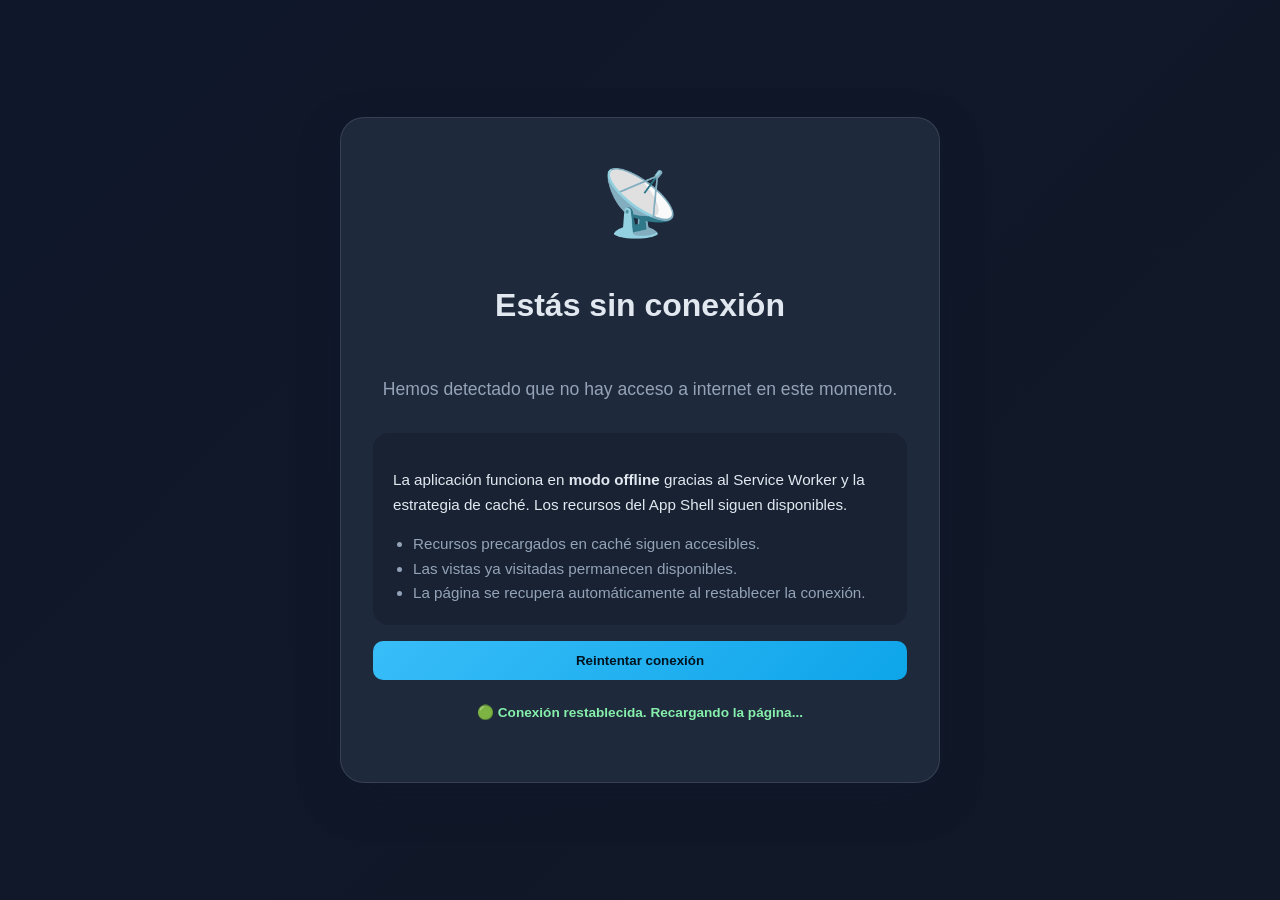
<file: Portafolio/ejercicio5/offline.html>
<!DOCTYPE html>
<html lang="es">
  <head>
    <meta charset="UTF-8" />
    <meta name="viewport" content="width=device-width, initial-scale=1.0" />
    <meta name="theme-color" content="#0f172a" />
    <title>Sin conexión - Modo Offline</title>
    <link rel="stylesheet" href="styles.css" />
  </head>
  <body>
    <div class="offline-page">
      <div class="offline-card">
        <div class="offline-icon">📡</div>
        <h1>Estás sin conexión</h1>
        <p class="offline-subtitle">
          Hemos detectado que no hay acceso a internet en este momento.
        </p>
        <div class="offline-details">
          <p>
            La aplicación funciona en <strong>modo offline</strong> gracias al
            Service Worker y la estrategia de caché. Los recursos del App Shell
            siguen disponibles.
          </p>
          <ul>
            <li>Recursos precargados en caché siguen accesibles.</li>
            <li>Las vistas ya visitadas permanecen disponibles.</li>
            <li>La página se recupera automáticamente al restablecer la conexión.</li>
          </ul>
        </div>
        <button id="retry-btn" class="primary-btn" type="button">
          Reintentar conexión
        </button>
        <p id="retry-status" class="retry-status"></p>
      </div>
    </div>
    <script src="offline.js"></script>
  </body>
</html>
</file>
<file: Portafolio/ejercicio2/styles.css>
:root {
  --bg-primary: #0b0f19;
  --bg-secondary: #111827;
  --bg-surface: #1e293b;
  --bg-surface-hover: #334155;
  --border-color: rgba(255, 255, 255, 0.08);
  --border-active: rgba(59, 130, 246, 0.5);
  --text-main: #f8fafc;
  --text-muted: #94a3b8;
  --text-sub: #64748b;
  --primary: #3b82f6;
  --primary-hover: #2563eb;
  --primary-glow: rgba(59, 130, 246, 0.25);
  --accent-emerald: #10b981;
  --accent-purple: #8b5cf6;
  --header-height: 64px;
  --nav-width: 260px;
  --radius-lg: 16px;
  --radius-md: 12px;
  --radius-sm: 8px;
  --shadow-sm: 0 2px 8px rgba(0, 0, 0, 0.3);
  --shadow-md: 0 10px 25px -5px rgba(0, 0, 0, 0.4);
  --transition: all 0.25s cubic-bezier(0.4, 0, 0.2, 1);
}

* {
  box-sizing: border-box;
  margin: 0;
  padding: 0;
}

body {
  font-family: 'Plus Jakarta Sans', system-ui, -apple-system, sans-serif;
  background-color: var(--bg-primary);
  color: var(--text-main);
  min-height: 100vh;
  overflow-x: hidden;
  line-height: 1.5;
}

/* Desktop & Mobile Splash Overlay */
#desktop-splash-screen {
  position: fixed;
  inset: 0;
  background-color: #0f172a;
  z-index: 99999;
  display: flex;
  align-items: center;
  justify-content: center;
  transition: opacity 0.5s ease, visibility 0.5s ease;
}

#desktop-splash-screen.fade-out {
  opacity: 0;
  visibility: hidden;
  pointer-events: none;
}

.desktop-splash-box {
  display: flex;
  flex-direction: column;
  align-items: center;
  gap: 1.25rem;
}

.desktop-splash-icon {
  width: 120px;
  height: 120px;
  border-radius: 28px;
  box-shadow: 0 15px 35px rgba(0, 0, 0, 0.6);
  animation: splashPulse 2s ease-in-out infinite;
}

.desktop-splash-text {
  font-size: 1.6rem;
  font-weight: 800;
  color: #ffffff;
  letter-spacing: -0.02em;
}

.desktop-splash-loader {
  width: 32px;
  height: 32px;
  border: 3px solid rgba(255, 255, 255, 0.15);
  border-top-color: var(--primary);
  border-radius: 50%;
  animation: spin 1s linear infinite;
  margin-top: 0.5rem;
}

/* Layout Grid */
#app-layout {
  display: flex;
  flex-direction: column;
  min-height: 100vh;
}

/* Header */
#app-header {
  position: sticky;
  top: 0;
  z-index: 40;
  height: var(--header-height);
  background: rgba(17, 24, 39, 0.85);
  backdrop-filter: blur(12px);
  -webkit-backdrop-filter: blur(12px);
  border-bottom: 1px solid var(--border-color);
  display: flex;
  align-items: center;
  justify-content: space-between;
  padding: 0 1.5rem;
}

.header-left {
  display: flex;
  align-items: center;
  gap: 1rem;
}

.brand {
  display: flex;
  align-items: center;
  gap: 0.75rem;
}

.brand-logo {
  display: flex;
  align-items: center;
  justify-content: center;
  width: 36px;
  height: 36px;
  border-radius: var(--radius-sm);
  background: linear-gradient(135deg, var(--primary), #1d4ed8);
  color: #fff;
  box-shadow: 0 0 16px var(--primary-glow);
}

.brand-title {
  font-size: 1.15rem;
  font-weight: 700;
  letter-spacing: -0.02em;
  background: linear-gradient(90deg, #fff, #93c5fd);
  -webkit-background-clip: text;
  -webkit-text-fill-color: transparent;
}

.btn-icon {
  display: none;
  background: transparent;
  border: 1px solid var(--border-color);
  color: var(--text-main);
  padding: 0.5rem;
  border-radius: var(--radius-sm);
  cursor: pointer;
  transition: var(--transition);
}

.btn-icon:hover {
  background: var(--bg-surface);
}

.status-indicator {
  display: inline-flex;
  align-items: center;
  gap: 0.5rem;
  padding: 0.35rem 0.85rem;
  background: rgba(16, 185, 129, 0.1);
  border: 1px solid rgba(16, 185, 129, 0.25);
  border-radius: 9999px;
  font-size: 0.8rem;
  color: #34d399;
  font-weight: 500;
}

.status-dot {
  width: 8px;
  height: 8px;
  border-radius: 50%;
  background-color: var(--accent-emerald);
  box-shadow: 0 0 8px var(--accent-emerald);
  animation: pulse 2s infinite;
}

@keyframes pulse {
  0% { transform: scale(0.95); opacity: 0.8; }
  50% { transform: scale(1.15); opacity: 1; }
  100% { transform: scale(0.95); opacity: 0.8; }
}

.btn-primary {
  display: inline-flex;
  align-items: center;
  gap: 0.5rem;
  background: linear-gradient(135deg, var(--primary), var(--primary-hover));
  color: #ffffff;
  border: none;
  padding: 0.55rem 1rem;
  border-radius: var(--radius-sm);
  font-weight: 600;
  font-size: 0.875rem;
  cursor: pointer;
  box-shadow: 0 4px 12px var(--primary-glow);
  transition: var(--transition);
}

.btn-primary:hover {
  transform: translateY(-1px);
  filter: brightness(1.1);
}

.btn-secondary {
  display: inline-flex;
  align-items: center;
  gap: 0.5rem;
  background: var(--bg-surface);
  color: var(--text-main);
  border: 1px solid var(--border-color);
  padding: 0.55rem 1rem;
  border-radius: var(--radius-sm);
  font-weight: 600;
  font-size: 0.875rem;
  cursor: pointer;
  transition: var(--transition);
}

.btn-secondary:hover {
  background: var(--bg-surface-hover);
  border-color: var(--border-active);
}

/* Layout Body */
.layout-body {
  display: flex;
  flex: 1;
  min-height: calc(100vh - var(--header-height));
  position: relative;
}

/* Nav Drawer / Sidebar */
#app-nav {
  width: var(--nav-width);
  background: var(--bg-secondary);
  border-right: 1px solid var(--border-color);
  padding: 1.5rem 1rem;
  display: flex;
  flex-direction: column;
  transition: transform var(--transition);
  z-index: 30;
}

.nav-section-title {
  font-size: 0.72rem;
  font-weight: 700;
  color: var(--text-sub);
  letter-spacing: 0.08em;
  padding: 0 0.75rem 0.75rem;
}

.nav-list {
  list-style: none;
  display: flex;
  flex-direction: column;
  gap: 0.4rem;
}

.nav-item a {
  display: flex;
  align-items: center;
  gap: 0.85rem;
  padding: 0.75rem 1rem;
  border-radius: var(--radius-md);
  color: var(--text-muted);
  text-decoration: none;
  font-size: 0.925rem;
  font-weight: 500;
  transition: var(--transition);
}

.nav-item a:hover {
  color: var(--text-main);
  background: rgba(255, 255, 255, 0.04);
}

.nav-item.active a {
  background: linear-gradient(90deg, rgba(59, 130, 246, 0.15), rgba(59, 130, 246, 0.05));
  color: #60a5fa;
  border-left: 3px solid var(--primary);
  font-weight: 600;
}

.nav-footer {
  margin-top: auto;
  padding-top: 1rem;
  border-top: 1px solid var(--border-color);
}

.nav-badge {
  display: flex;
  align-items: center;
  gap: 0.5rem;
  font-size: 0.8rem;
  color: var(--text-muted);
  padding: 0.5rem 0.75rem;
  background: var(--bg-surface);
  border-radius: var(--radius-sm);
}

.badge-dot {
  width: 7px;
  height: 7px;
  border-radius: 50%;
  background: var(--accent-emerald);
}

/* Nav Backdrop (Mobile) */
#nav-backdrop {
  display: none;
  position: fixed;
  inset: 0;
  background: rgba(0, 0, 0, 0.65);
  backdrop-filter: blur(4px);
  z-index: 25;
}

/* Main Container */
#app-main {
  flex: 1;
  padding: 2rem;
  overflow-y: auto;
  max-width: 1200px;
  margin: 0 auto;
  width: 100%;
}

.content-view {
  display: none;
  animation: fadeIn 0.3s ease-out;
}

.content-view.active {
  display: block;
}

@keyframes fadeIn {
  from { opacity: 0; transform: translateY(6px); }
  to { opacity: 1; transform: translateY(0); }
}

.view-header {
  display: flex;
  align-items: center;
  justify-content: space-between;
  margin-bottom: 2rem;
  flex-wrap: wrap;
  gap: 1rem;
}

.view-title {
  font-size: 1.75rem;
  font-weight: 800;
  letter-spacing: -0.025em;
  color: #fff;
}

.view-subtitle {
  color: var(--text-muted);
  font-size: 0.95rem;
  margin-top: 0.25rem;
}

/* Grid Cards */
.grid-cards {
  display: grid;
  grid-template-columns: repeat(auto-fit, minmax(280px, 1fr));
  gap: 1.5rem;
  margin-bottom: 2rem;
}

.card {
  background: var(--bg-secondary);
  border: 1px solid var(--border-color);
  border-radius: var(--radius-lg);
  padding: 1.5rem;
  box-shadow: var(--shadow-sm);
  transition: var(--transition);
}

.card:hover {
  border-color: var(--border-active);
  transform: translateY(-2px);
  box-shadow: var(--shadow-md);
}

.stat-card {
  display: flex;
  flex-direction: column;
  gap: 1rem;
}

.card-icon {
  width: 48px;
  height: 48px;
  border-radius: var(--radius-md);
  display: flex;
  align-items: center;
  justify-content: center;
}

.card-icon.blue {
  background: rgba(59, 130, 246, 0.15);
  color: #60a5fa;
}

.card-icon.emerald {
  background: rgba(16, 185, 129, 0.15);
  color: #34d399;
}

.card-icon.purple {
  background: rgba(139, 92, 246, 0.15);
  color: #a78bfa;
}

.card-label {
  display: block;
  font-size: 0.8rem;
  color: var(--text-sub);
  text-transform: uppercase;
  font-weight: 600;
}

.card-value {
  display: block;
  font-size: 1.35rem;
  font-weight: 700;
  color: #fff;
  margin-top: 0.15rem;
}

.card-desc {
  font-size: 0.875rem;
  color: var(--text-muted);
  line-height: 1.4;
}

/* Guide Card */
.guide-card {
  background: linear-gradient(180deg, var(--bg-secondary), rgba(30, 41, 59, 0.5));
}

.guide-title {
  display: flex;
  align-items: center;
  gap: 0.75rem;
  font-size: 1.2rem;
  font-weight: 700;
  margin-bottom: 1.5rem;
  color: #fff;
}

.guide-steps {
  display: flex;
  flex-direction: column;
  gap: 1.25rem;
}

.step-item {
  display: flex;
  align-items: flex-start;
  gap: 1rem;
}

.step-num {
  width: 32px;
  height: 32px;
  border-radius: 50%;
  background: var(--primary);
  color: #fff;
  font-weight: 700;
  display: flex;
  align-items: center;
  justify-content: center;
  flex-shrink: 0;
  font-size: 0.9rem;
}

.step-text {
  font-size: 0.95rem;
  color: var(--text-muted);
  line-height: 1.5;
}

.step-text strong {
  color: #fff;
}

kbd {
  background: var(--bg-surface);
  border: 1px solid var(--border-color);
  padding: 0.15rem 0.45rem;
  border-radius: 4px;
  font-size: 0.85rem;
  color: #60a5fa;
  font-family: monospace;
}

code {
  background: rgba(59, 130, 246, 0.1);
  color: #93c5fd;
  padding: 0.15rem 0.4rem;
  border-radius: 4px;
  font-family: monospace;
  font-size: 0.9em;
}

/* Tables */
.manifest-table {
  width: 100%;
  border-collapse: collapse;
  text-align: left;
}

.manifest-table th {
  padding: 1rem;
  background: var(--bg-surface);
  color: var(--text-muted);
  font-size: 0.85rem;
  text-transform: uppercase;
  letter-spacing: 0.05em;
  border-bottom: 1px solid var(--border-color);
}

.manifest-table td {
  padding: 1rem;
  border-bottom: 1px solid var(--border-color);
  font-size: 0.925rem;
}

.manifest-table tr:hover td {
  background: rgba(255, 255, 255, 0.02);
}

/* Settings / Rows */
.setting-row {
  display: flex;
  justify-content: space-between;
  align-items: center;
  padding: 1.25rem 0;
  border-bottom: 1px solid var(--border-color);
}

.setting-row:last-child {
  border-bottom: none;
}

.setting-desc {
  font-size: 0.85rem;
  color: var(--text-muted);
  margin-top: 0.25rem;
}

.badge {
  padding: 0.35rem 0.75rem;
  border-radius: 9999px;
  font-size: 0.8rem;
  font-weight: 600;
  background: rgba(16, 185, 129, 0.15);
  color: #34d399;
}

/* Splash Simulator */
.splash-preview-container {
  display: flex;
  justify-content: center;
  padding: 2rem 0;
}

.phone-frame {
  width: 320px;
  height: 580px;
  background: #000;
  border: 10px solid #27272a;
  border-radius: 40px;
  position: relative;
  overflow: hidden;
  box-shadow: 0 25px 50px -12px rgba(0, 0, 0, 0.7);
}

.phone-notch {
  position: absolute;
  top: 10px;
  left: 50%;
  transform: translateX(-50%);
  width: 110px;
  height: 20px;
  background: #27272a;
  border-radius: 20px;
  z-index: 20;
}

.phone-screen {
  width: 100%;
  height: 100%;
  background-color: #0f172a; /* Same as background_color in manifest */
  display: flex;
  align-items: center;
  justify-content: center;
  transition: opacity 0.5s ease;
}

.splash-content {
  display: flex;
  flex-direction: column;
  align-items: center;
  gap: 1.25rem;
}

.splash-icon-img {
  width: 96px;
  height: 96px;
  border-radius: 20px;
  box-shadow: 0 10px 25px rgba(0, 0, 0, 0.5);
  animation: splashPulse 2s ease-in-out infinite;
}

.splash-app-name {
  font-size: 1.25rem;
  font-weight: 700;
  color: #ffffff;
  letter-spacing: -0.01em;
}

.splash-loader {
  width: 28px;
  height: 28px;
  border: 3px solid rgba(255, 255, 255, 0.15);
  border-top-color: var(--primary);
  border-radius: 50%;
  animation: spin 1s linear infinite;
  margin-top: 1rem;
}

@keyframes spin {
  to { transform: rotate(360deg); }
}

@keyframes splashPulse {
  0%, 100% { transform: scale(1); }
  50% { transform: scale(1.05); }
}

/* Responsiveness */
@media (max-width: 768px) {
  .btn-icon {
    display: inline-flex;
  }

  #app-nav {
    position: fixed;
    top: var(--header-height);
    left: 0;
    bottom: 0;
    transform: translateX(-100%);
    box-shadow: 10px 0 30px rgba(0, 0, 0, 0.6);
  }

  #app-nav.open {
    transform: translateX(0);
  }

  #nav-backdrop.open {
    display: block;
  }

  #app-main {
    padding: 1.25rem;
  }

  .header-center {
    display: none;
  }
}
</file>
<file: Portafolio/ejercicio3/styles.css>
:root {
  --bg: #0f172a;
  --bg-alt: #111827;
  --panel: #1e293b;
  --panel-soft: #0b1120;
  --line: rgba(148, 163, 184, 0.2);
  --text: #e2e8f0;
  --muted: #94a3b8;
  --primary: #38bdf8;
  --primary-strong: #0ea5e9;
  --success: #22c55e;
  --warning: #fbbf24;
  --shadow: 0 16px 40px rgba(15, 23, 42, 0.45);
}

* {
  box-sizing: border-box;
}

html, body {
  margin: 0;
  min-height: 100%;
  font-family: Arial, Helvetica, sans-serif;
  background: linear-gradient(135deg, var(--bg) 0%, var(--bg-alt) 100%);
  color: var(--text);
}

body {
  min-height: 100vh;
  display: flex;
  align-items: stretch;
  justify-content: center;
  padding: 32px 20px;
}

.app-shell {
  width: min(1200px, 100%);
  background: rgba(15, 23, 42, 0.7);
  border: 1px solid var(--line);
  border-radius: 22px;
  box-shadow: var(--shadow);
  overflow: hidden;
}

.topbar {
  display: flex;
  justify-content: space-between;
  align-items: center;
  gap: 16px;
  padding: 20px 28px;
  border-bottom: 1px solid var(--line);
  background: rgba(15, 23, 42, 0.9);
}

.brand {
  display: flex;
  align-items: center;
  gap: 14px;
}

.brand img {
  width: 52px;
  height: 52px;
  border-radius: 14px;
}

.brand h1,
.hero h2,
.instructions h3,
.stat-card h3 {
  margin: 0;
}

.eyebrow {
  margin: 0 0 4px;
  font-size: 0.72rem;
  letter-spacing: 0.12em;
  text-transform: uppercase;
  color: var(--primary);
}

.service-status {
  display: inline-flex;
  align-items: center;
  gap: 10px;
  padding: 10px 14px;
  border-radius: 999px;
  background: rgba(34, 197, 94, 0.1);
  border: 1px solid rgba(34, 197, 94, 0.3);
  color: #bbf7d0;
  font-size: 0.9rem;
}

.status-dot {
  width: 10px;
  height: 10px;
  border-radius: 50%;
  background: var(--success);
  box-shadow: 0 0 12px rgba(34, 197, 94, 0.8);
}

.layout {
  display: grid;
  grid-template-columns: 250px 1fr;
}

.sidebar {
  padding: 22px 18px;
  background: rgba(15, 23, 42, 0.75);
  border-right: 1px solid var(--line);
}

.nav-panel {
  display: flex;
  flex-direction: column;
  gap: 10px;
}

.nav-item {
  width: 100%;
  background: transparent;
  border: 1px solid transparent;
  border-radius: 10px;
  color: var(--text);
  text-align: left;
  padding: 12px 14px;
  font-size: 0.98rem;
  cursor: pointer;
  transition: 0.2s ease;
}

.nav-item:hover,
.nav-item.active {
  background: rgba(14, 165, 233, 0.1);
  border-color: rgba(56, 189, 248, 0.4);
}

.sidebar-card,
.card {
  background: rgba(30, 41, 59, 0.8);
  border: 1px solid var(--line);
  border-radius: 16px;
  padding: 18px 20px;
}

.sidebar-card {
  margin-top: 26px;
}

.card-label {
  margin: 0 0 8px;
  font-size: 0.72rem;
  text-transform: uppercase;
  letter-spacing: 0.12em;
  color: var(--muted);
}

.content {
  padding: 28px;
  display: flex;
  flex-direction: column;
  gap: 22px;
}

.hero {
  display: flex;
  flex-direction: column;
  gap: 16px;
}

.hero p {
  margin: 0;
  line-height: 1.6;
  color: var(--muted);
}

.actions {
  display: flex;
  flex-wrap: wrap;
  gap: 12px;
}

button {
  border: none;
  border-radius: 10px;
  padding: 12px 18px;
  font-weight: 700;
  cursor: pointer;
  transition: transform 0.2s ease, opacity 0.2s ease;
}

button:hover {
  transform: translateY(-1px);
}

.primary-btn {
  background: linear-gradient(135deg, var(--primary), var(--primary-strong));
  color: #00131f;
}

.secondary-btn {
  background: rgba(148, 163, 184, 0.12);
  color: var(--text);
  border: 1px solid var(--line);
}

.stats-grid {
  display: grid;
  grid-template-columns: repeat(3, minmax(0, 1fr));
  gap: 18px;
}

.stat-card {
  display: flex;
  flex-direction: column;
  gap: 10px;
}

.stat-card p {
  margin: 0;
  color: var(--muted);
  line-height: 1.6;
}

.instructions ol {
  margin: 12px 0 0;
  padding-left: 20px;
  line-height: 1.8;
  color: var(--muted);
}

@media (max-width: 860px) {
  .layout {
    grid-template-columns: 1fr;
  }

  .sidebar {
    border-right: 0;
    border-bottom: 1px solid var(--line);
  }

  .stats-grid {
    grid-template-columns: 1fr;
  }
}

.view-section {
  display: flex;
  flex-direction: column;
  gap: 22px;
}

.view-section[hidden] {
  display: none !important;
}

.code-preview {
  background: #090d16;
  border: 1px solid var(--line);
  border-radius: 12px;
  padding: 14px 18px;
  font-family: Consolas, monospace;
  font-size: 0.88rem;
  color: #38bdf8;
  overflow-x: auto;
  white-space: pre-wrap;
  line-height: 1.5;
}

.lifecycle-stepper {
  display: grid;
  grid-template-columns: repeat(auto-fit, minmax(160px, 1fr));
  gap: 12px;
}

.step-box {
  background: rgba(15, 23, 42, 0.6);
  border: 1px solid var(--line);
  border-radius: 12px;
  padding: 14px;
  display: flex;
  flex-direction: column;
  gap: 6px;
}

.step-box h4 {
  margin: 0;
  font-size: 0.95rem;
  color: var(--text);
}

.step-box p {
  margin: 0;
  font-size: 0.82rem;
  color: var(--muted);
}

.step-box.active-step {
  border-color: var(--primary);
  background: rgba(14, 165, 233, 0.12);
}

.step-box.active-step h4 {
  color: var(--primary);
}

.badge-online {
  color: #86efac;
  font-weight: 700;
}

.badge-offline {
  color: #fca5a5;
  font-weight: 700;
}
</file>
<file: Portafolio/ejercicio4/styles.css>
:root {
  --bg: #0f172a;
  --bg-alt: #111827;
  --panel: #1e293b;
  --panel-soft: #0b1120;
  --line: rgba(148, 163, 184, 0.2);
  --text: #e2e8f0;
  --muted: #94a3b8;
  --primary: #38bdf8;
  --primary-strong: #0ea5e9;
  --success: #22c55e;
  --warning: #fbbf24;
  --shadow: 0 16px 40px rgba(15, 23, 42, 0.45);
}

* {
  box-sizing: border-box;
}

html, body {
  margin: 0;
  min-height: 100%;
  font-family: Arial, Helvetica, sans-serif;
  background: linear-gradient(135deg, var(--bg) 0%, var(--bg-alt) 100%);
  color: var(--text);
}

body {
  min-height: 100vh;
  display: flex;
  align-items: stretch;
  justify-content: center;
  padding: 32px 20px;
}

.app-shell {
  width: min(1200px, 100%);
  background: rgba(15, 23, 42, 0.7);
  border: 1px solid var(--line);
  border-radius: 22px;
  box-shadow: var(--shadow);
  overflow: hidden;
}

.topbar {
  display: flex;
  justify-content: space-between;
  align-items: center;
  gap: 16px;
  padding: 20px 28px;
  border-bottom: 1px solid var(--line);
  background: rgba(15, 23, 42, 0.9);
}

.brand {
  display: flex;
  align-items: center;
  gap: 14px;
}

.brand img {
  width: 52px;
  height: 52px;
  border-radius: 14px;
}

.brand h1,
.hero h2,
.instructions h3,
.stat-card h3 {
  margin: 0;
}

.eyebrow {
  margin: 0 0 4px;
  font-size: 0.72rem;
  letter-spacing: 0.12em;
  text-transform: uppercase;
  color: var(--primary);
}

.service-status {
  display: inline-flex;
  align-items: center;
  gap: 10px;
  padding: 10px 14px;
  border-radius: 999px;
  background: rgba(34, 197, 94, 0.1);
  border: 1px solid rgba(34, 197, 94, 0.3);
  color: #bbf7d0;
  font-size: 0.9rem;
}

.status-dot {
  width: 10px;
  height: 10px;
  border-radius: 50%;
  background: var(--success);
  box-shadow: 0 0 12px rgba(34, 197, 94, 0.8);
}

.layout {
  display: grid;
  grid-template-columns: 250px 1fr;
}

.sidebar {
  padding: 22px 18px;
  background: rgba(15, 23, 42, 0.75);
  border-right: 1px solid var(--line);
}

.nav-panel {
  display: flex;
  flex-direction: column;
  gap: 10px;
}

.nav-item {
  width: 100%;
  background: transparent;
  border: 1px solid transparent;
  border-radius: 10px;
  color: var(--text);
  text-align: left;
  padding: 12px 14px;
  font-size: 0.98rem;
  cursor: pointer;
  transition: 0.2s ease;
}

.nav-item:hover,
.nav-item.active {
  background: rgba(14, 165, 233, 0.1);
  border-color: rgba(56, 189, 248, 0.4);
}

.sidebar-card,
.card {
  background: rgba(30, 41, 59, 0.8);
  border: 1px solid var(--line);
  border-radius: 16px;
  padding: 18px 20px;
}

.sidebar-card {
  margin-top: 26px;
}

.card-label {
  margin: 0 0 8px;
  font-size: 0.72rem;
  text-transform: uppercase;
  letter-spacing: 0.12em;
  color: var(--muted);
}

.content {
  padding: 28px;
  display: flex;
  flex-direction: column;
  gap: 22px;
}

.hero {
  display: flex;
  flex-direction: column;
  gap: 16px;
}

.hero p {
  margin: 0;
  line-height: 1.6;
  color: var(--muted);
}

.actions {
  display: flex;
  flex-wrap: wrap;
  gap: 12px;
}

button {
  border: none;
  border-radius: 10px;
  padding: 12px 18px;
  font-weight: 700;
  cursor: pointer;
  transition: transform 0.2s ease, opacity 0.2s ease;
}

button:hover {
  transform: translateY(-1px);
}

.primary-btn {
  background: linear-gradient(135deg, var(--primary), var(--primary-strong));
  color: #00131f;
}

.secondary-btn {
  background: rgba(148, 163, 184, 0.12);
  color: var(--text);
  border: 1px solid var(--line);
}

.stats-grid {
  display: grid;
  grid-template-columns: repeat(3, minmax(0, 1fr));
  gap: 18px;
}

.stat-card {
  display: flex;
  flex-direction: column;
  gap: 10px;
}

.stat-card p {
  margin: 0;
  color: var(--muted);
  line-height: 1.6;
}

.instructions ol {
  margin: 12px 0 0;
  padding-left: 20px;
  line-height: 1.8;
  color: var(--muted);
}

@media (max-width: 860px) {
  .layout {
    grid-template-columns: 1fr;
  }

  .sidebar {
    border-right: 0;
    border-bottom: 1px solid var(--line);
  }

  .stats-grid {
    grid-template-columns: 1fr;
  }
}

.view-section {
  display: flex;
  flex-direction: column;
  gap: 22px;
}

.view-section[hidden] {
  display: none !important;
}

.code-preview {
  background: #090d16;
  border: 1px solid var(--line);
  border-radius: 12px;
  padding: 14px 18px;
  font-family: Consolas, monospace;
  font-size: 0.88rem;
  color: #38bdf8;
  overflow-x: auto;
  white-space: pre-wrap;
  line-height: 1.5;
}

.lifecycle-stepper {
  display: grid;
  grid-template-columns: repeat(auto-fit, minmax(160px, 1fr));
  gap: 12px;
}

.step-box {
  background: rgba(15, 23, 42, 0.6);
  border: 1px solid var(--line);
  border-radius: 12px;
  padding: 14px;
  display: flex;
  flex-direction: column;
  gap: 6px;
}

.step-box h4 {
  margin: 0;
  font-size: 0.95rem;
  color: var(--text);
}

.step-box p {
  margin: 0;
  font-size: 0.82rem;
  color: var(--muted);
}

.step-box.active-step {
  border-color: var(--primary);
  background: rgba(14, 165, 233, 0.12);
}

.step-box.active-step h4 {
  color: var(--primary);
}

.badge-online {
  color: #86efac;
  font-weight: 700;
}

.badge-offline {
  color: #fca5a5;
  font-weight: 700;
}
</file>
<file: Portafolio/ejercicio5/styles.css>
:root {
  --bg: #0f172a;
  --bg-alt: #111827;
  --panel: #1e293b;
  --panel-soft: #0b1120;
  --line: rgba(148, 163, 184, 0.2);
  --text: #e2e8f0;
  --muted: #94a3b8;
  --primary: #38bdf8;
  --primary-strong: #0ea5e9;
  --success: #22c55e;
  --error: #f43f5e;
  --warning: #fbbf24;
  --shadow: 0 16px 40px rgba(15, 23, 42, 0.45);
}

* {
  box-sizing: border-box;
}

html, body {
  margin: 0;
  min-height: 100%;
  font-family: Arial, Helvetica, sans-serif;
  background: linear-gradient(135deg, var(--bg) 0%, var(--bg-alt) 100%);
  color: var(--text);
}

body {
  min-height: 100vh;
  display: flex;
  align-items: stretch;
  justify-content: center;
  padding: 32px 20px;
}

/* Estilo para la página offline de fallback */
.offline-page {
  display: flex;
  align-items: center;
  justify-content: center;
  width: 100%;
  max-width: 600px;
  margin: auto;
}

.offline-card {
  background: var(--panel);
  border: 1px solid var(--line);
  border-radius: 24px;
  padding: 48px 32px;
  text-align: center;
  box-shadow: var(--shadow);
  display: flex;
  flex-direction: column;
  gap: 16px;
}

.offline-icon {
  font-size: 4rem;
  margin-bottom: 8px;
}

.offline-subtitle {
  color: var(--muted);
  font-size: 1.1rem;
}

.offline-details {
  background: rgba(15, 23, 42, 0.4);
  padding: 20px;
  border-radius: 16px;
  text-align: left;
  font-size: 0.95rem;
  line-height: 1.6;
  color: var(--text);
}

.offline-details ul {
  margin: 12px 0 0;
  padding-left: 20px;
  color: var(--muted);
}

.retry-status {
  margin-top: 8px;
  font-size: 0.85rem;
}

/* App Shell y estilos comunes */
.app-shell {
  width: min(1200px, 100%);
  background: rgba(15, 23, 42, 0.7);
  border: 1px solid var(--line);
  border-radius: 22px;
  box-shadow: var(--shadow);
  overflow: hidden;
}

.topbar {
  display: flex;
  justify-content: space-between;
  align-items: center;
  gap: 16px;
  padding: 20px 28px;
  border-bottom: 1px solid var(--line);
  background: rgba(15, 23, 42, 0.9);
}

.brand {
  display: flex;
  align-items: center;
  gap: 14px;
}

.brand img {
  width: 52px;
  height: 52px;
  border-radius: 14px;
}

.brand h1,
.hero h2,
.instructions h3,
.stat-card h3 {
  margin: 0;
}

.eyebrow {
  margin: 0 0 4px;
  font-size: 0.72rem;
  letter-spacing: 0.12em;
  text-transform: uppercase;
  color: var(--primary);
}

.service-status {
  display: inline-flex;
  align-items: center;
  gap: 10px;
  padding: 10px 14px;
  border-radius: 999px;
  background: rgba(15, 23, 42, 0.6);
  border: 1px solid var(--line);
  color: var(--text);
  font-size: 0.9rem;
}

.status-dot {
  width: 10px;
  height: 10px;
  border-radius: 50%;
  background: var(--muted);
}

.layout {
  display: grid;
  grid-template-columns: 250px 1fr;
}

.sidebar {
  padding: 22px 18px;
  background: rgba(15, 23, 42, 0.75);
  border-right: 1px solid var(--line);
}

.nav-panel {
  display: flex;
  flex-direction: column;
  gap: 10px;
}

.nav-item {
  width: 100%;
  background: transparent;
  border: 1px solid transparent;
  border-radius: 10px;
  color: var(--text);
  text-align: left;
  padding: 12px 14px;
  font-size: 0.98rem;
  cursor: pointer;
  transition: 0.2s ease;
}

.nav-item:hover,
.nav-item.active {
  background: rgba(14, 165, 233, 0.1);
  border-color: rgba(56, 189, 248, 0.4);
}

.sidebar-card,
.card {
  background: rgba(30, 41, 59, 0.8);
  border: 1px solid var(--line);
  border-radius: 16px;
  padding: 18px 20px;
}

.sidebar-card {
  margin-top: 26px;
}

.card-label {
  margin: 0 0 8px;
  font-size: 0.72rem;
  text-transform: uppercase;
  letter-spacing: 0.12em;
  color: var(--muted);
}

.content {
  padding: 28px;
  display: flex;
  flex-direction: column;
  gap: 22px;
}

.hero {
  display: flex;
  flex-direction: column;
  gap: 16px;
}

.hero p {
  margin: 0;
  line-height: 1.6;
  color: var(--muted);
}

.actions {
  display: flex;
  flex-wrap: wrap;
  gap: 12px;
}

button {
  border: none;
  border-radius: 10px;
  padding: 12px 18px;
  font-weight: 700;
  cursor: pointer;
  transition: transform 0.2s ease, opacity 0.2s ease;
}

button:hover {
  transform: translateY(-1px);
}

.primary-btn {
  background: linear-gradient(135deg, var(--primary), var(--primary-strong));
  color: #00131f;
}

.secondary-btn {
  background: rgba(148, 163, 184, 0.12);
  color: var(--text);
  border: 1px solid var(--line);
}

.stats-grid {
  display: grid;
  grid-template-columns: repeat(3, minmax(0, 1fr));
  gap: 18px;
}

.stat-card {
  display: flex;
  flex-direction: column;
  gap: 10px;
}

.stat-card p {
  margin: 0;
  color: var(--muted);
  line-height: 1.6;
}

.instructions ol {
  margin: 12px 0 0;
  padding-left: 20px;
  line-height: 1.8;
  color: var(--muted);
}

@media (max-width: 860px) {
  .layout {
    grid-template-columns: 1fr;
  }

  .sidebar {
    border-right: 0;
    border-bottom: 1px solid var(--line);
  }

  .stats-grid {
    grid-template-columns: 1fr;
  }
}

.view-section {
  display: flex;
  flex-direction: column;
  gap: 22px;
}

.view-section[hidden] {
  display: none !important;
}

.badge-online {
  color: #86efac;
  font-weight: 700;
}

.badge-offline {
  color: #fca5a5;
  font-weight: 700;
}
</file>
